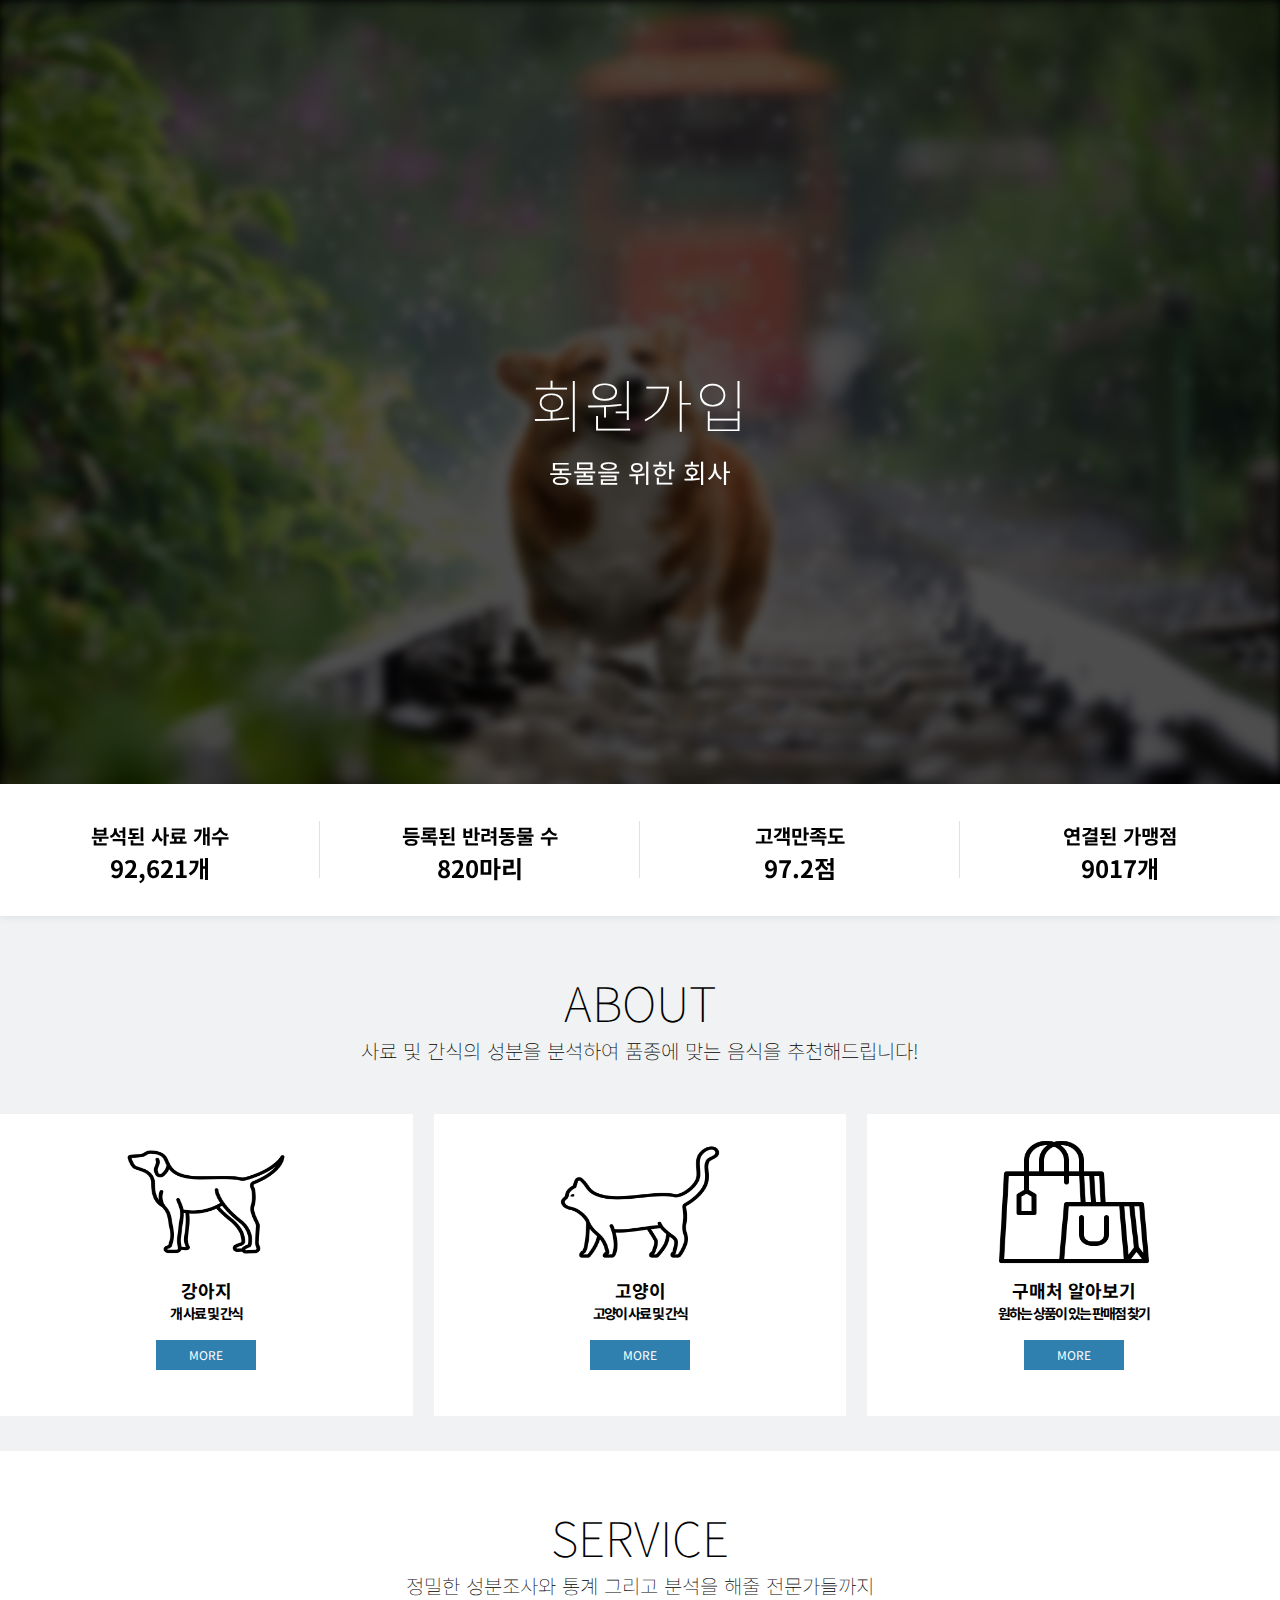
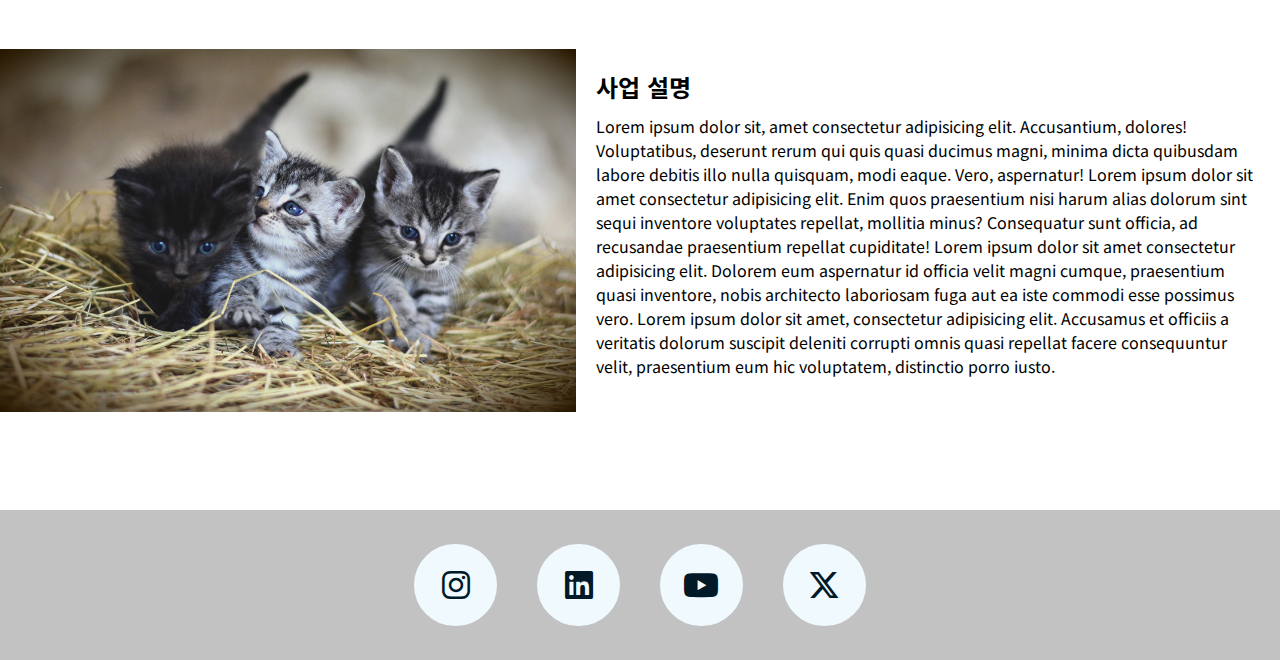
<file: index.html>
<!doctype html>
<html lang="ko">
    <head>
        <link href="https://fonts.googleapis.com/css2?family=Noto+Sans+KR:wght@300&display=swap" rel="stylesheet">
        <link rel="stylesheet" href="https://cdnjs.cloudflare.com/ajax/libs/font-awesome/6.4.2/css/all.min.css" />
        <link rel="stylesheet" type="text/css" href="pet_topimg.css">
        <link rel="stylesheet" type="text/css" href="pet_main.css">
        <link rel="stylesheet" type="text/css" href="pet_footer.css">
        <!-- <link rel="stylesheet" type="text/css" href="pet_topimg_fix.css">
        <link rel="stylesheet" type="text/css" href="pet_main_fix.css">
        <link rel="stylesheet" type="text/css" href="pet_footer_fix.css"> -->
    </head>
    <body>
        <div class="wrap">
            <a href="signup.html">
                <figure class="card">
                    <!-- <img src="resource/chinesepixel.gif" alt="chinesepixelimg" /> -->
                    <img src="resource/corgi_01.jpg" alt="corgi_01" />
                    <figcaption>
                        <h3>회원가입</h3>
                        <p>동물을 위한 회사</p>
                    </figcaption>
                    <!-- <div class="corner left-top"></div>
                    <div class="corner right-top"></div>
                    <div class="corner left-bottom"></div>
                    <div class="corner right-bottom"></div> -->
                </figure>
            </a>
            <!-- intro_end -->  
            <ul class="amount">
                <li>
                    <div>
                        <h3>분석된 사료 개수</h3>
                        <h2>92,621개</h2>
                    </div>
                </li>
                <li>
                    <div>
                        <h3>등록된 반려동물 수</h3>
                        <h2>820마리</h2>
                    </div>
                </li>
                <li>
                    <div>
                        <h3>고객만족도</h3>
                        <h2>97.2점</h2>
                    </div>
                </li>
                <li>
                    <div>
                        <h3>연결된 가맹점</h3>
                        <h2>9017개</h2>
                    </div>
                </li>
            </ul>
            <!-- amount_end -->

            <div class="main_text0">
                <h1>ABOUT</h1>
                <div class="contents1">사료 및 간식의 성분을 분석하여 품종에 맞는 음식을 추천해드립니다!</div>
                
                <ul class="icons">
                    <li>
                        <div class="icon_img">
                            <img src="resource/dog_icon.png"width="160"height="140">
                        </div>
                        <div class="contents1_bold">강아지</div>
                        <div class="contents3">개 사료 및 간식 </div>
                        <div class="more">MORE</div>
                    </li>
                    <li>
                        <div class="icon_img">
                            <img src="resource/cat_icon.png"width="160"height="140">
                        </div>
                        <div class="contents1_bold">고양이</div>
                        <div class="contents3">고양이 사료 및 간식</div>
                        <div class="more">MORE</div>
                    </li>
                    <li>
                        <div class="icon_img">
                            <img src="resource/shopping_icon.png"width="160"height="140">
                        </div>
                        <div class="contents1_bold">구매처 알아보기</div>
                        <div class="contents3">원하는 상품이 있는 판매점 찾기</div>
                        <div class="more">MORE</div>
                    </li>
                </ul>
            </div>
            <div class="main_text1">
                <h1>SERVICE</h1>
                <div class="contents1">정밀한 성분조사와 통계 그리고 분석을 해줄 전문가들까지</div>
                <div class="service">
                    <div class="animal_photo">
                        <img src="resource/three_kittens.jpg"width="576"height="363">
                    </div>
                    <div class="contents2">
                        <h2>사업 설명</h2>
                        Lorem ipsum dolor sit, amet consectetur adipisicing elit. Accusantium, dolores! Voluptatibus, deserunt rerum qui quis quasi ducimus magni, minima dicta quibusdam labore debitis illo nulla quisquam, modi eaque. Vero, aspernatur!
                        Lorem ipsum dolor sit amet consectetur adipisicing elit. Enim quos praesentium nisi harum alias dolorum sint sequi inventore voluptates repellat, mollitia minus? Consequatur sunt officia, ad recusandae praesentium repellat cupiditate!
                        Lorem ipsum dolor sit amet consectetur adipisicing elit. Dolorem eum aspernatur id officia velit magni cumque, praesentium quasi inventore, nobis architecto laboriosam fuga aut ea iste commodi esse possimus vero.
                        Lorem ipsum dolor sit amet, consectetur adipisicing elit. Accusamus et officiis a veritatis dolorum suscipit deleniti corrupti omnis quasi repellat facere consequuntur velit, praesentium eum hic voluptatem, distinctio porro iusto.
                        </div>
                    </div>
                </div>
            </div>
            <footer>
                <ul>
                    <li class="item">
                      <a href="#">
                        <i class="fa-brands fa-instagram icon"></i>
                      </a>
                    </li>
                    <li class="item">
                      <a href="#">
                        <i class="fa-brands fa-linkedin icon"></i>
                      </a>
                    </li>
                    <li class="item">
                      <a href="#">
                        <i class="fa-brands fa-youtube icon"></i>
                      </a>
                    </li>
                    <li class="item">
                      <a href="#">
                        <i class="fa-brands fa-x-twitter icon"></i>
                      </a>
                    </li>
                  </ul>
            </footer>
        </div>
    </body>
</html>
</file>
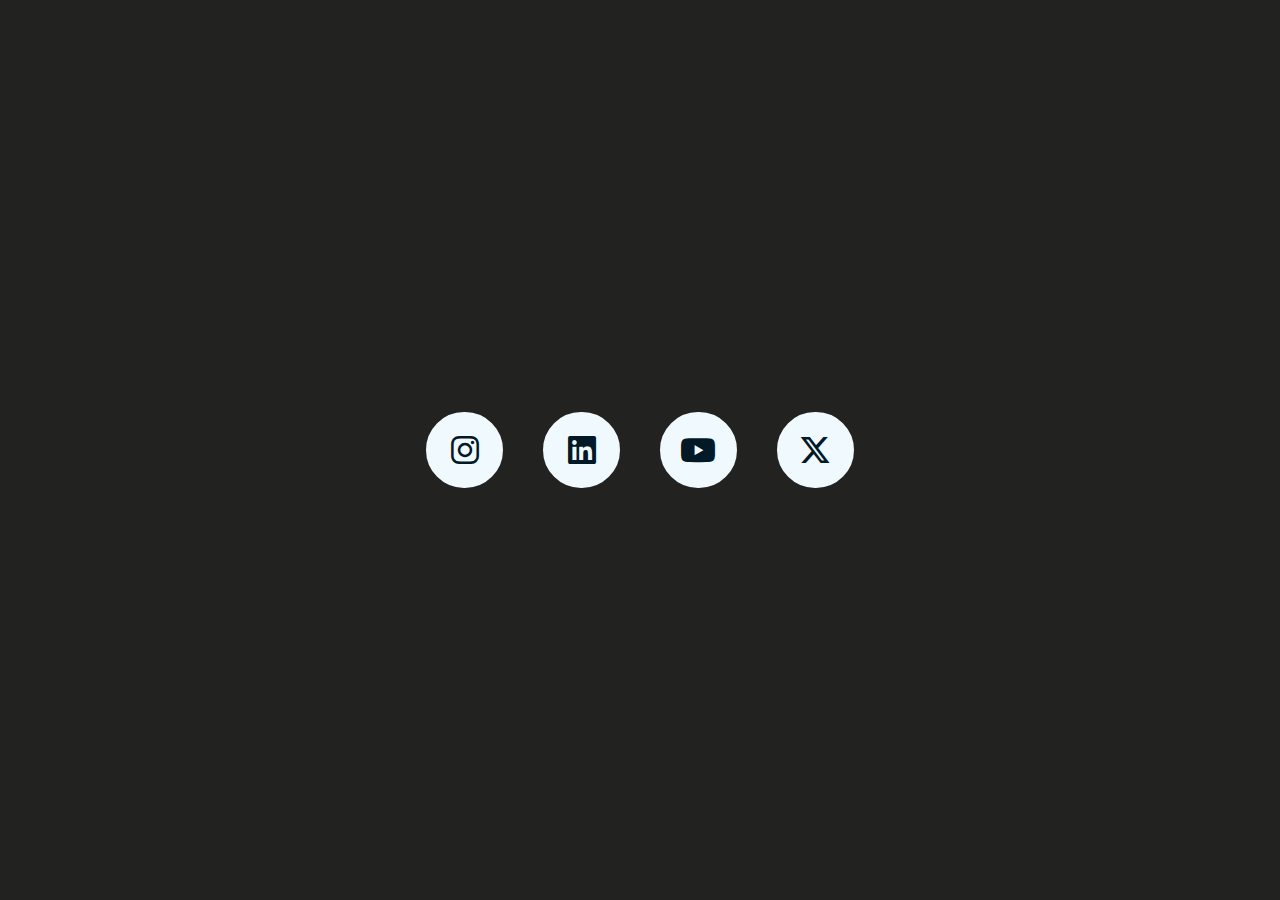
<file: link_button/index.html>
<!DOCTYPE html>
<html lang="en">
  <head>
    <meta charset="UTF-8">
    <meta name="viewport" content="width=device-width, initial-scale=1.0">
    <title>Socials 02</title>
    <link rel="stylesheet" href="https://cdnjs.cloudflare.com/ajax/libs/font-awesome/6.4.2/css/all.min.css" />
    <link rel="stylesheet" href="./styles.css">
  </head>
  <body>
    <ul>
      <li class="item">
        <a href="#">
          <i class="fa-brands fa-instagram icon"></i>
        </a>
      </li>
      <li class="item">
        <a href="#">
          <i class="fa-brands fa-linkedin icon"></i>
        </a>
      </li>
      <li class="item">
        <a href="#">
          <i class="fa-brands fa-youtube icon"></i>
        </a>
      </li>
      <li class="item">
        <a href="#">
          <i class="fa-brands fa-x-twitter icon"></i>
        </a>
      </li>
    </ul>
  </body>
</html>
</file>
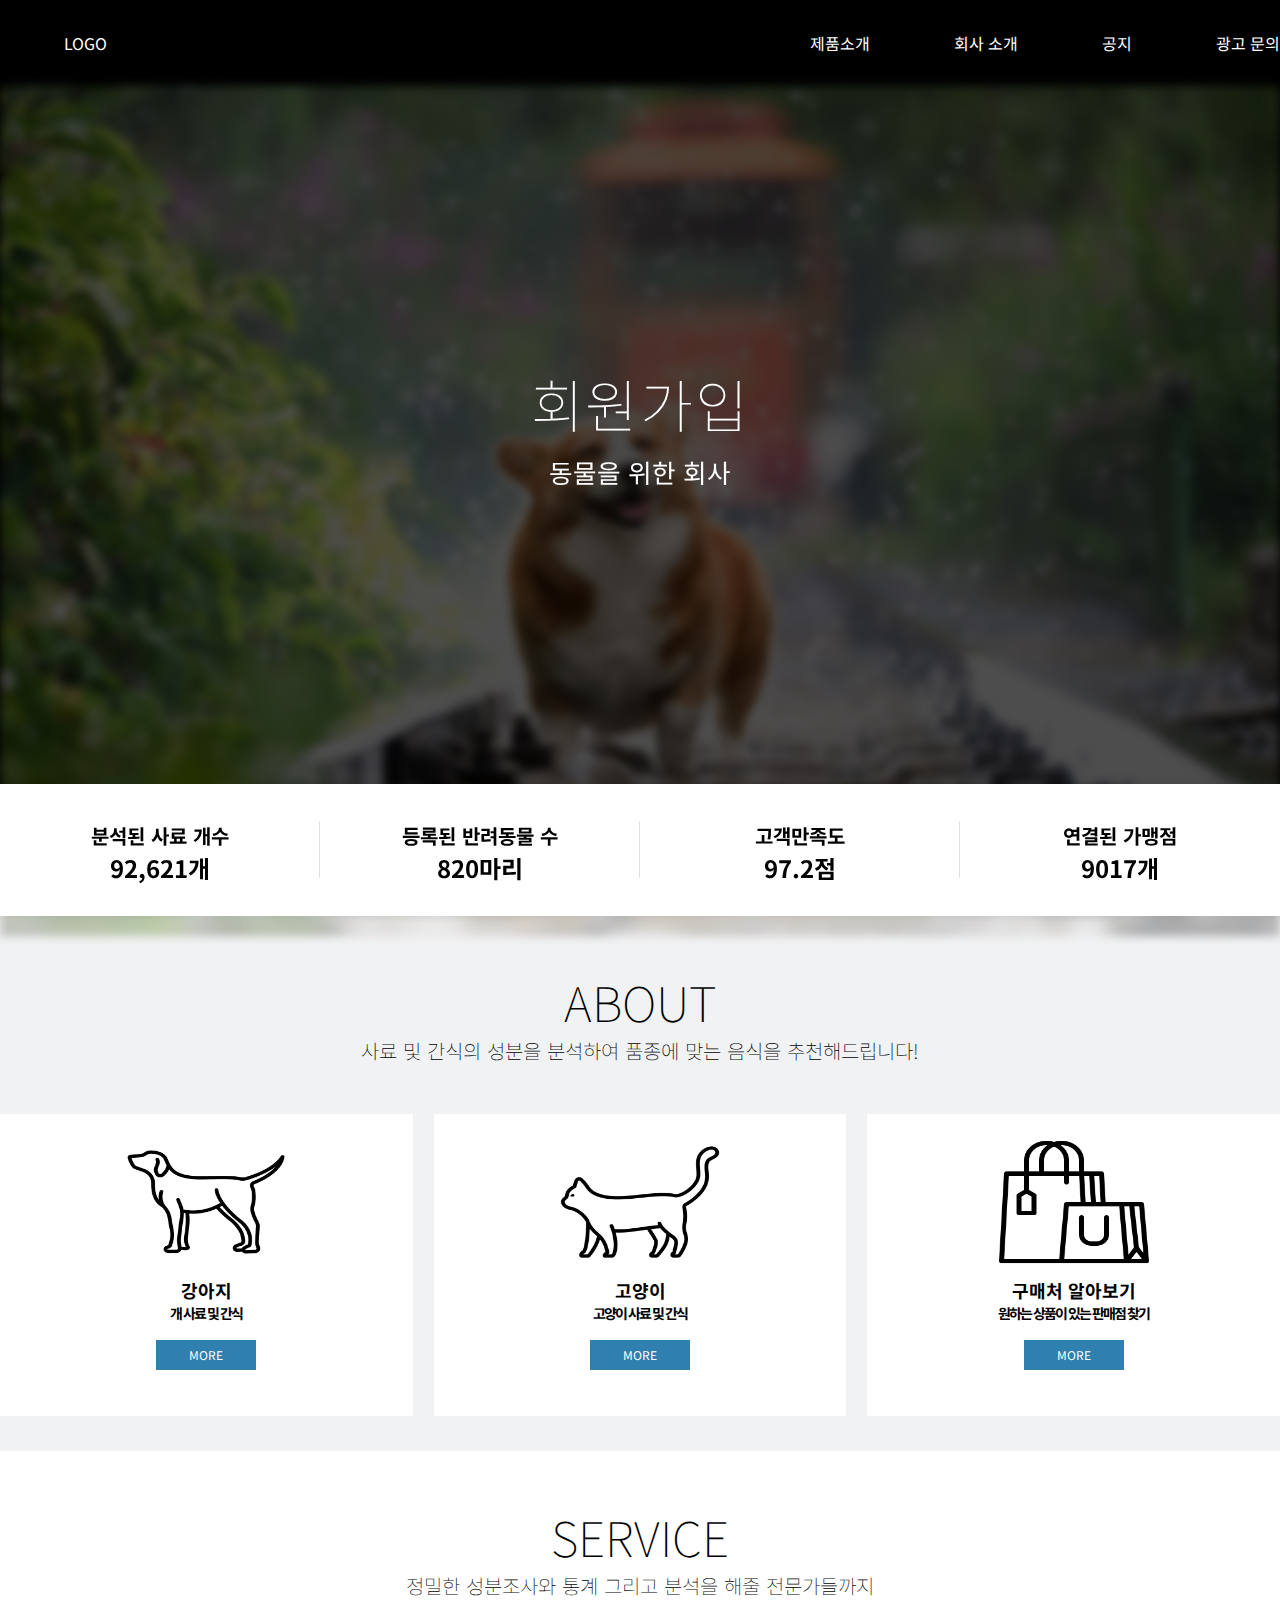
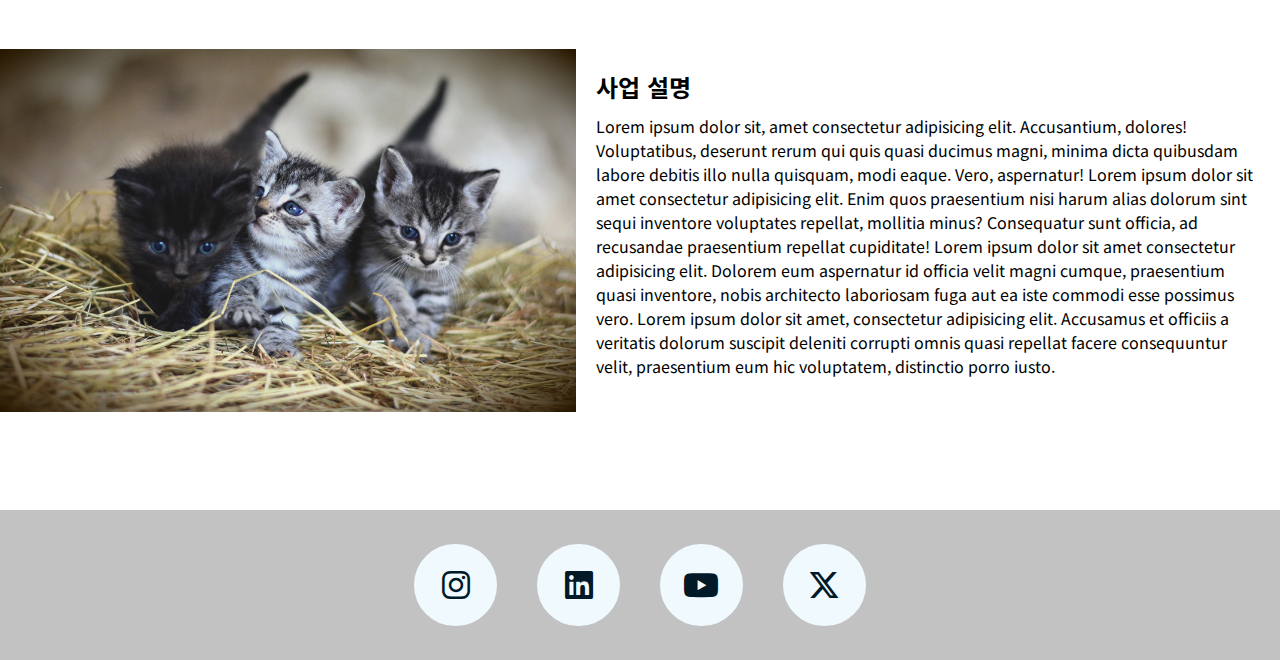
<file: index02.html>
<!doctype html>
<html lang="ko">
    <head>
        <link href="https://fonts.googleapis.com/css2?family=Noto+Sans+KR:wght@300&display=swap" rel="stylesheet">
        <link rel="stylesheet" href="https://cdnjs.cloudflare.com/ajax/libs/font-awesome/6.4.2/css/all.min.css" />
        <link rel="stylesheet" type="text/css" href="pet_topimg.css">
        <link rel="stylesheet" type="text/css" href="pet_main.css">
        <link rel="stylesheet" type="text/css" href="pet_footer.css">
        <!-- <link rel="stylesheet" type="text/css" href="pet_topimg_fix.css">
        <link rel="stylesheet" type="text/css" href="pet_main_fix.css">
        <link rel="stylesheet" type="text/css" href="pet_footer_fix.css"> -->
    </head>
    <body>
        <div class="wrap">
            <figure class="card">
                <!-- 상단 글자 영역 -->
                <header>
                    <ul class="nav">
                        <div class="logo">
                            <a href="#">LOGO</a>
                        </div>
                        <div class="intro">                            
                            <li><a href="#">제품소개</a></li>
                            <li><a href="#">회사 소개</a></li>
                            <li><a href="#">공지</a></li>
                            <li><a href="#">광고 문의</a></li>
                        </div>
                    </ul>
                </header>
                <a href="signup.html">
                    <!-- 배경 이미지 -->
                    <img src="resource/corgi_01.jpg" alt="corgi_01" />

                    <!-- 상단 중앙 글자들 영역 -->
                    <figcaption>
                        <h3>회원가입</h3>
                        <p>동물을 위한 회사</p>
                    </figcaption>

                    <!-- 모서리에 포인트 줬던 영역 -->
                    <!-- <div class="corner left-top"></div>
                    <div class="corner right-top"></div>
                    <div class="corner left-bottom"></div>
                    <div class="corner right-bottom"></div> -->
                </a>
            </figure>
            <!-- </a> -->
            <!-- intro_end -->  
            <ul class="amount">
                <li>
                    <div>
                        <h3>분석된 사료 개수</h3>
                        <h2>92,621개</h2>
                    </div>
                </li>
                <li>
                    <div>
                        <h3>등록된 반려동물 수</h3>
                        <h2>820마리</h2>
                    </div>
                </li>
                <li>
                    <div>
                        <h3>고객만족도</h3>
                        <h2>97.2점</h2>
                    </div>
                </li>
                <li>
                    <div>
                        <h3>연결된 가맹점</h3>
                        <h2>9017개</h2>
                    </div>
                </li>
            </ul>
            <!-- amount_end -->

            <div class="main_text0">
                <h1>ABOUT</h1>
                <div class="contents1">사료 및 간식의 성분을 분석하여 품종에 맞는 음식을 추천해드립니다!</div>
                
                <ul class="icons">
                    <li>
                        <div class="icon_img">
                            <img src="resource/dog_icon.png"width="160"height="140">
                        </div>
                        <div class="contents1_bold">강아지</div>
                        <div class="contents3">개 사료 및 간식 </div>
                        <div class="more">MORE</div>
                    </li>
                    <li>
                        <div class="icon_img">
                            <img src="resource/cat_icon.png"width="160"height="140">
                        </div>
                        <div class="contents1_bold">고양이</div>
                        <div class="contents3">고양이 사료 및 간식</div>
                        <div class="more">MORE</div>
                    </li>
                    <li>
                        <div class="icon_img">
                            <img src="resource/shopping_icon.png"width="160"height="140">
                        </div>
                        <div class="contents1_bold">구매처 알아보기</div>
                        <div class="contents3">원하는 상품이 있는 판매점 찾기</div>
                        <div class="more">MORE</div>
                    </li>
                </ul>
            </div>
            <div class="main_text1">
                <h1>SERVICE</h1>
                <div class="contents1">정밀한 성분조사와 통계 그리고 분석을 해줄 전문가들까지</div>
                <div class="service">
                    <div class="animal_photo">
                        <img src="resource/three_kittens.jpg"width="576"height="363">
                    </div>
                    <div class="contents2">
                        <h2>사업 설명</h2>
                        Lorem ipsum dolor sit, amet consectetur adipisicing elit. Accusantium, dolores! Voluptatibus, deserunt rerum qui quis quasi ducimus magni, minima dicta quibusdam labore debitis illo nulla quisquam, modi eaque. Vero, aspernatur!
                        Lorem ipsum dolor sit amet consectetur adipisicing elit. Enim quos praesentium nisi harum alias dolorum sint sequi inventore voluptates repellat, mollitia minus? Consequatur sunt officia, ad recusandae praesentium repellat cupiditate!
                        Lorem ipsum dolor sit amet consectetur adipisicing elit. Dolorem eum aspernatur id officia velit magni cumque, praesentium quasi inventore, nobis architecto laboriosam fuga aut ea iste commodi esse possimus vero.
                        Lorem ipsum dolor sit amet, consectetur adipisicing elit. Accusamus et officiis a veritatis dolorum suscipit deleniti corrupti omnis quasi repellat facere consequuntur velit, praesentium eum hic voluptatem, distinctio porro iusto.
                        </div>
                    </div>
                </div>
            </div>
            <footer>
                <ul>
                    <li class="item">
                      <a href="#">
                        <i class="fa-brands fa-instagram icon"></i>
                      </a>
                    </li>
                    <li class="item">
                      <a href="#">
                        <i class="fa-brands fa-linkedin icon"></i>
                      </a>
                    </li>
                    <li class="item">
                      <a href="#">
                        <i class="fa-brands fa-youtube icon"></i>
                      </a>
                    </li>
                    <li class="item">
                      <a href="#">
                        <i class="fa-brands fa-x-twitter icon"></i>
                      </a>
                    </li>
                  </ul>
            </footer>
        </div>
    </body>
</html>
</file>
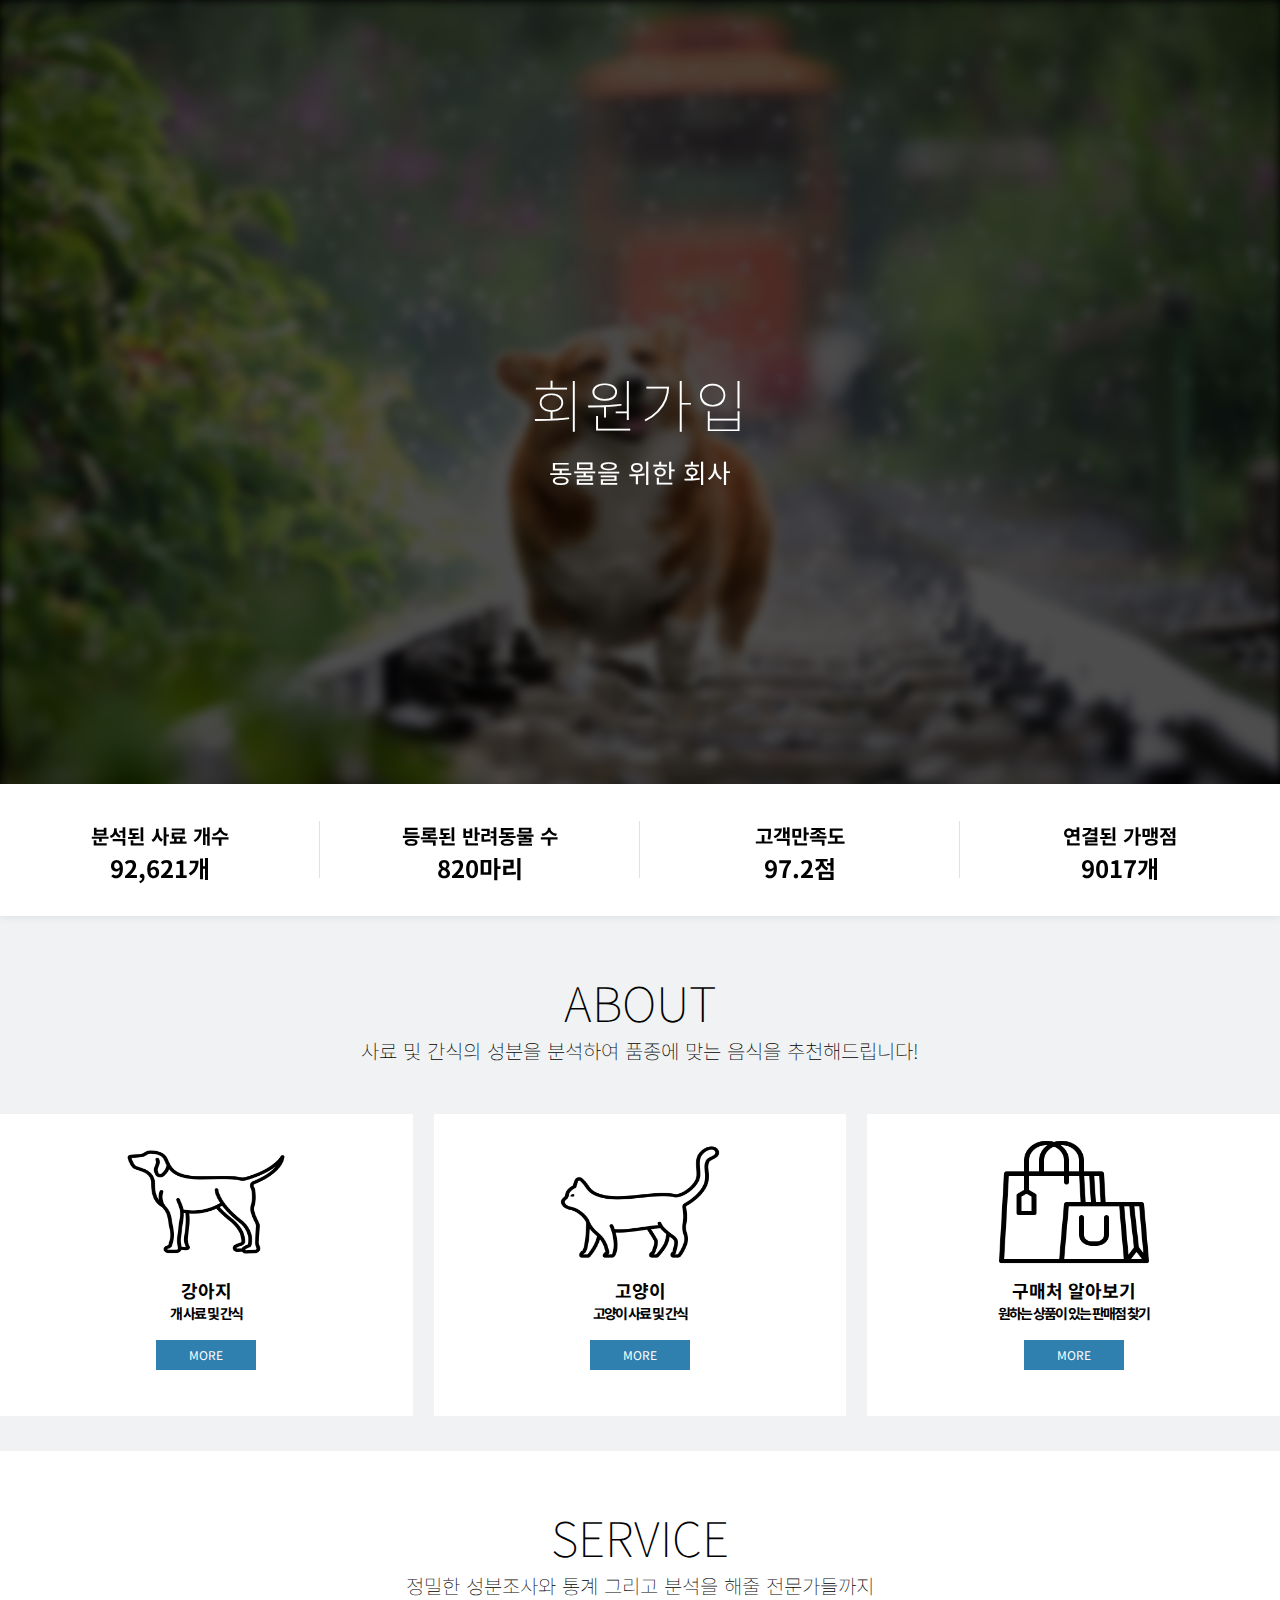
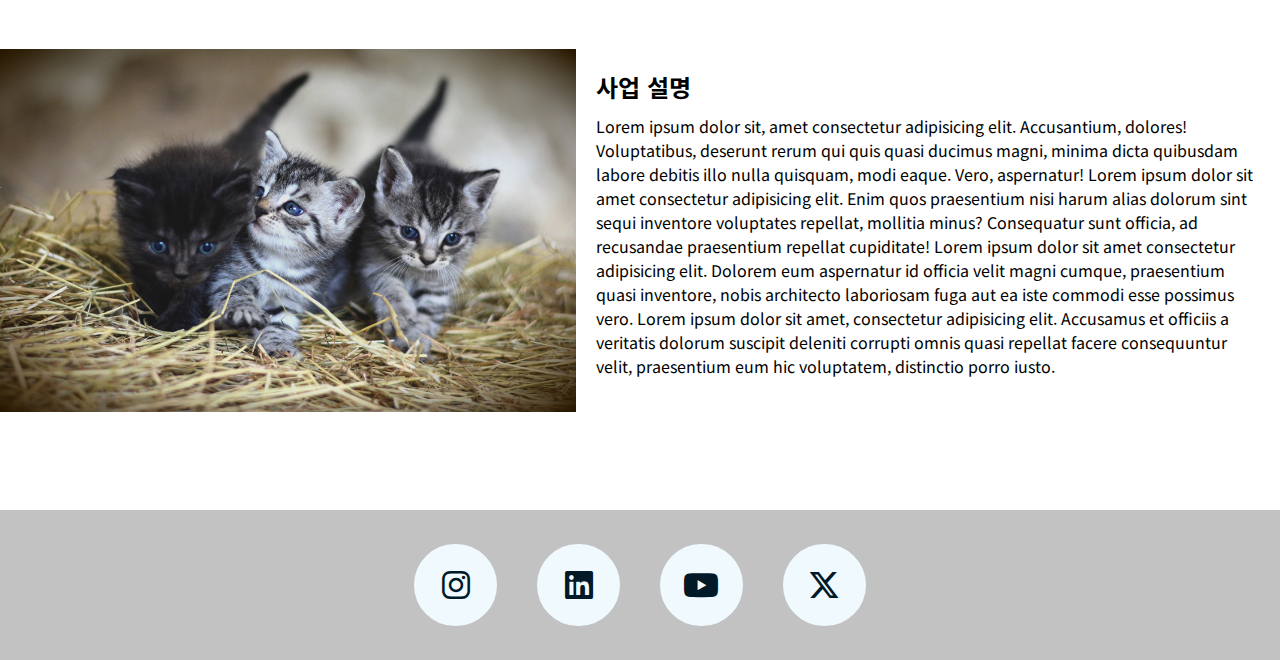
<file: pet.html>
<!doctype html>
<html lang="ko">
    <head>
        <link href="https://fonts.googleapis.com/css2?family=Noto+Sans+KR:wght@300&display=swap" rel="stylesheet">
        <link rel="stylesheet" href="https://cdnjs.cloudflare.com/ajax/libs/font-awesome/6.4.2/css/all.min.css" />
        <link rel="stylesheet" type="text/css" href="pet_topimg.css">
        <link rel="stylesheet" type="text/css" href="pet_main.css">
        <link rel="stylesheet" type="text/css" href="pet_footer.css">
        <!-- <link rel="stylesheet" type="text/css" href="pet_topimg_fix.css">
        <link rel="stylesheet" type="text/css" href="pet_main_fix.css">
        <link rel="stylesheet" type="text/css" href="pet_footer_fix.css"> -->
    </head>
    <body>
        <div class="wrap">
            <a href="signup.html">
                <figure class="card">
                    <!-- <img src="resource/chinesepixel.gif" alt="chinesepixelimg" /> -->
                    <img src="resource/corgi_01.jpg" alt="corgi_01" />
                    <figcaption>
                        <h3>회원가입</h3>
                        <p>동물을 위한 회사</p>
                    </figcaption>
                    <div class="corner left-top"></div>
                    <div class="corner right-top"></div>
                    <div class="corner left-bottom"></div>
                    <div class="corner right-bottom"></div>
                </figure>
            </a>
            <!-- intro_end -->  
            <ul class="amount">
                <li>
                    <div>
                        <h3>분석된 사료 개수</h3>
                        <h2>92,621개</h2>
                    </div>
                </li>
                <li>
                    <div>
                        <h3>등록된 반려동물 수</h3>
                        <h2>820마리</h2>
                    </div>
                </li>
                <li>
                    <div>
                        <h3>고객만족도</h3>
                        <h2>97.2점</h2>
                    </div>
                </li>
                <li>
                    <div>
                        <h3>연결된 가맹점</h3>
                        <h2>9017개</h2>
                    </div>
                </li>
            </ul>
            <!-- amount_end -->

            <div class="main_text0">
                <h1>ABOUT</h1>
                <div class="contents1">사료 및 간식의 성분을 분석하여 품종에 맞는 음식을 추천해드립니다!</div>
                
                <ul class="icons">
                    <li>
                        <div class="icon_img">
                            <img src="resource/dog_icon.png"width="160"height="140">
                        </div>
                        <div class="contents1_bold">강아지</div>
                        <div class="contents3">개 사료 및 간식 </div>
                        <div class="more">MORE</div>
                    </li>
                    <li>
                        <div class="icon_img">
                            <img src="resource/cat_icon.png"width="160"height="140">
                        </div>
                        <div class="contents1_bold">고양이</div>
                        <div class="contents3">고양이 사료 및 간식</div>
                        <div class="more">MORE</div>
                    </li>
                    <li>
                        <div class="icon_img">
                            <img src="resource/shopping_icon.png"width="160"height="140">
                        </div>
                        <div class="contents1_bold">구매처 알아보기</div>
                        <div class="contents3">원하는 상품이 있는 판매점 찾기</div>
                        <div class="more">MORE</div>
                    </li>
                </ul>
            </div>
            <div class="main_text1">
                <h1>SERVICE</h1>
                <div class="contents1">정밀한 성분조사와 통계 그리고 분석을 해줄 전문가들까지</div>
                <div class="service">
                    <div class="animal_photo">
                        <img src="resource/three_kittens.jpg"width="576"height="363">
                    </div>
                    <div class="contents2">
                        <h2>사업 설명</h2>
                        Lorem ipsum dolor sit, amet consectetur adipisicing elit. Accusantium, dolores! Voluptatibus, deserunt rerum qui quis quasi ducimus magni, minima dicta quibusdam labore debitis illo nulla quisquam, modi eaque. Vero, aspernatur!
                        Lorem ipsum dolor sit amet consectetur adipisicing elit. Enim quos praesentium nisi harum alias dolorum sint sequi inventore voluptates repellat, mollitia minus? Consequatur sunt officia, ad recusandae praesentium repellat cupiditate!
                        Lorem ipsum dolor sit amet consectetur adipisicing elit. Dolorem eum aspernatur id officia velit magni cumque, praesentium quasi inventore, nobis architecto laboriosam fuga aut ea iste commodi esse possimus vero.
                        Lorem ipsum dolor sit amet, consectetur adipisicing elit. Accusamus et officiis a veritatis dolorum suscipit deleniti corrupti omnis quasi repellat facere consequuntur velit, praesentium eum hic voluptatem, distinctio porro iusto.
                        </div>
                    </div>
                </div>
            </div>
            <footer>
                <ul>
                    <li class="item">
                      <a href="#">
                        <i class="fa-brands fa-instagram icon"></i>
                      </a>
                    </li>
                    <li class="item">
                      <a href="#">
                        <i class="fa-brands fa-linkedin icon"></i>
                      </a>
                    </li>
                    <li class="item">
                      <a href="#">
                        <i class="fa-brands fa-youtube icon"></i>
                      </a>
                    </li>
                    <li class="item">
                      <a href="#">
                        <i class="fa-brands fa-x-twitter icon"></i>
                      </a>
                    </li>
                  </ul>
            </footer>
        </div>
    </body>
</html>
</file>
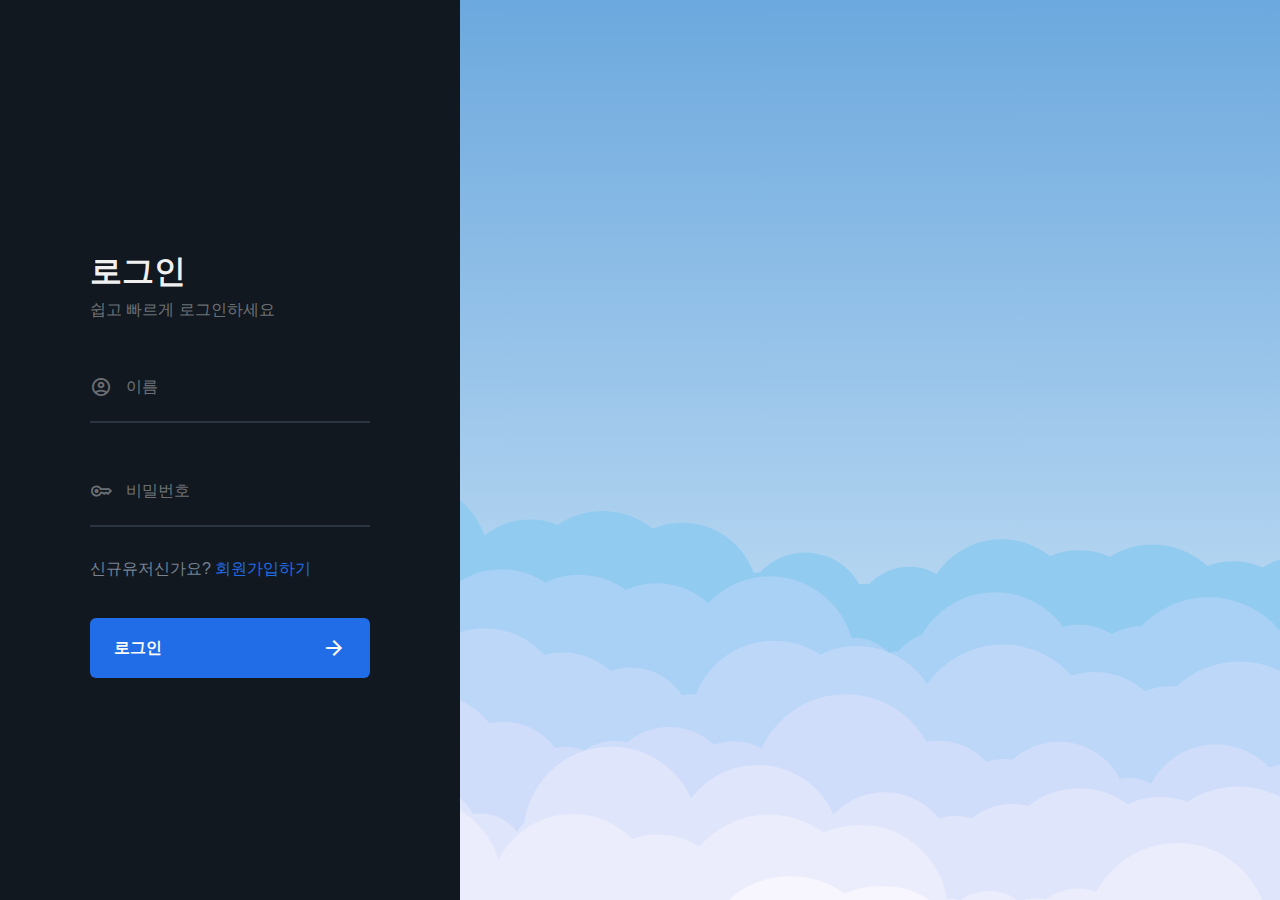
<file: signin.html>
<!DOCTYPE html>
<html lang="en">
    <head>
        <title>Signup 2</title>
        <link rel="stylesheet" href="https://fonts.googleapis.com/css2?family=Material+Symbols+Outlined:opsz,wght,FILL,GRAD@48,600,0,0" />
        <!-- CSS -->
        <link rel="stylesheet" href="signin.css" />
    </head>
    <body>
        <img class="clouds" src="resource/bg.svg" />
        <div class="signup">
            <h2>로그인</h2>
            <h3>쉽고 빠르게 로그인하세요</h3>
            <form class="form" action="index.html">
                <div class="textbox">
                    <input type="text" required name="name" />
                    <label>이름</label>
                    <span class="material-symbols-outlined"> account_circle </span>
                </div>
                <div class="textbox">
                    <input type="password" required name="pw" />
                    <label>비밀번호</label>
                    <span class="material-symbols-outlined"> key </span>
                </div>
                <p>
                    신규유저신가요?
                    <a href="signup.html">회원가입하기</a>
                </p>

                <button type="submit">
                    로그인
                    <span class="material-symbols-outlined"> arrow_forward </span>
                </button>
            </form>
        </div>
        <!-- 자바스크립트(유효성검사 해당) -->
        <script src="signin.js"></script>
    </body>
</html>
</file>
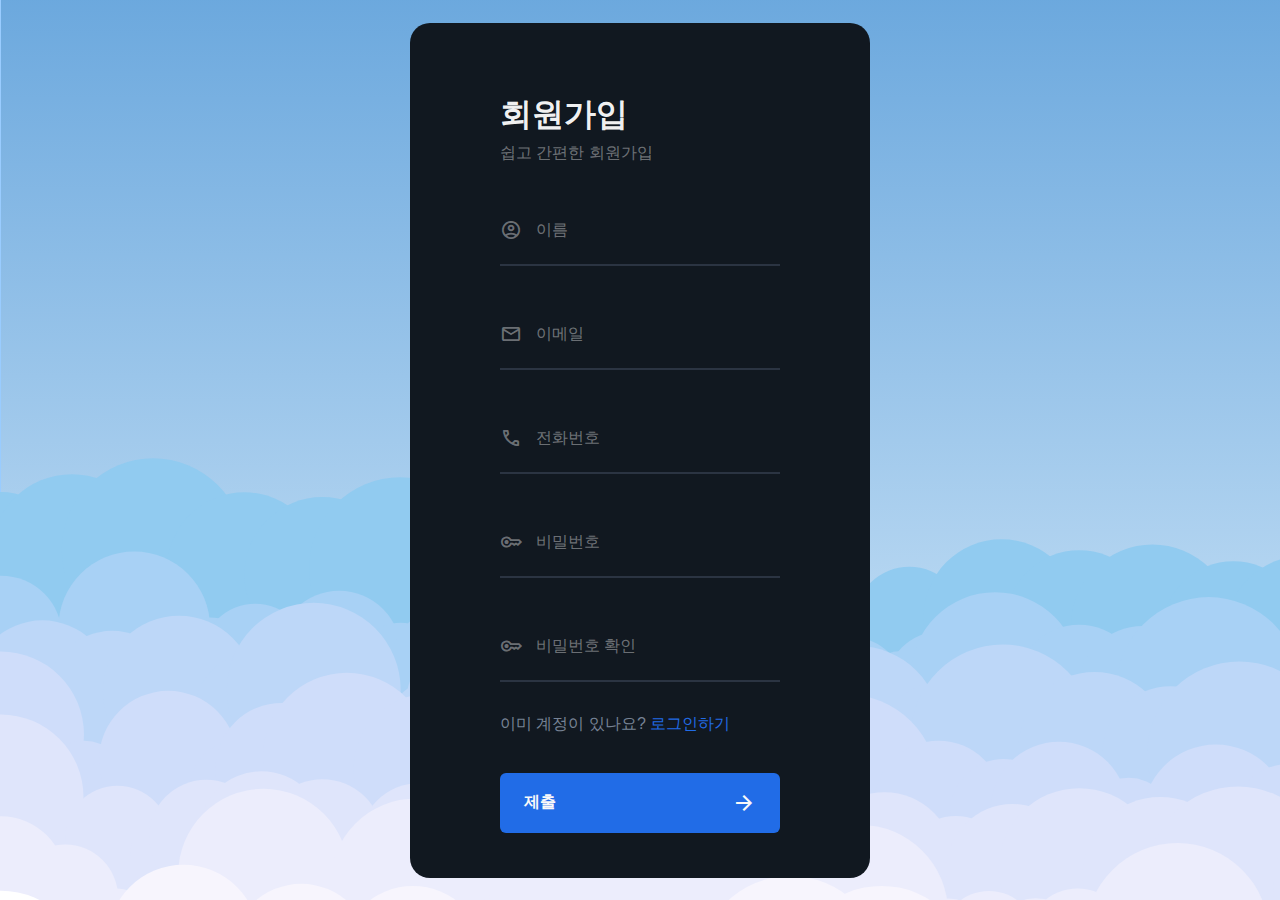
<file: signup.html>
<!DOCTYPE html>
<html lang="en">
    <head>
        <title>Signup 2</title>
        <link rel="stylesheet" href="https://fonts.googleapis.com/css2?family=Material+Symbols+Outlined:opsz,wght,FILL,GRAD@48,600,0,0" />
        <!-- CSS -->
        <link rel="stylesheet" href="signup.css" />
    </head>
    <body>
        <img class="clouds" src="resource/bg.svg" />
        <div class="signup">
            <h2>회원가입</h2>
            <h3>쉽고 간편한 회원가입</h3>
            <form class="form" action="signin.html">
                <div class="textbox">
                    <input type="text" required name="name" />
                    <label>이름</label>
                    <span class="material-symbols-outlined"> account_circle </span>
                </div>
                <div class="textbox">
                    <input type="text" required name="email" />
                    <label>이메일</label>
                    <span class="material-symbols-outlined"> email </span>
                </div>
                <div class="textbox">
                    <input type="text" required name="phonenum" />
                    <label>전화번호</label>
                    <span class="material-symbols-outlined"> phone </span>
                </div>
                <div class="textbox">
                    <input type="password" required name="pw" />
                    <label>비밀번호</label>
                    <span class="material-symbols-outlined"> key </span>
                </div>
                <div class="textbox">
                    <input type="password" required name="confirm_pw" />
                    <label>비밀번호 확인</label>
                    <span class="material-symbols-outlined"> key </span>
                </div>
                <p>
                    이미 계정이 있나요?
                    <a href="signin.html">로그인하기</a>
                </p>

                <button type="submit">
                    제출
                    <span class="material-symbols-outlined"> arrow_forward </span>
                </button>
            </form>
        </div>
        <!-- 자바스크립트(유효성검사 해당) -->
        <script src="signup.js"></script>
    </body>
</html>
</file>
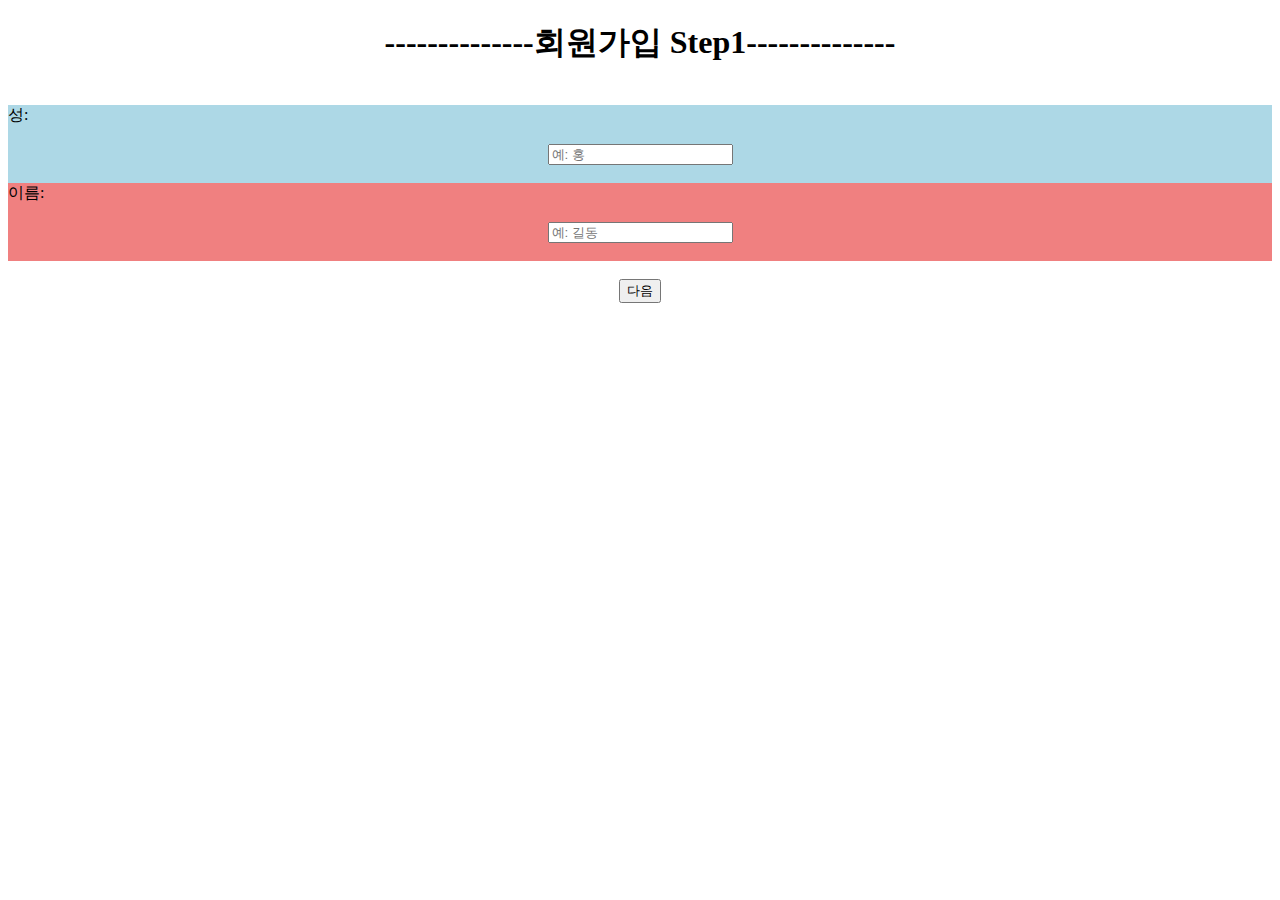
<file: 미완.html>
<!DOCTYPE html>
<html lang="en">
    <head>
        <meta charset="UTF-8" />
        <meta name="viewport" content="width=device-width, initial-scale=1.0" />
        <title>Document</title>
        <style>
            .main {
                text-align: center;
            }
            .words {
                text-align: left;
            }
            .container01 {
                background-color: lightblue;
                /* width: 180px; */
            }
            .container02 {
                background-color: lightcoral;
            }
        </style>
    </head>
    <body>
        <div class="main">
            <!-- 과제: 가능한 다양한 태그를 사용해서 회원 가입 폼 만들기 * (form, table, post활용) submit 있어야함 -->
            <form action="page02.html" method="post">
                <div class="headline">
                    <h1>--------------회원가입 Step1--------------</h1>
                    <br />
                </div>
                <div>
                    <div class="container01">
                        <div class="words">성:</div>
                        <br />
                        <input type="text" name="tag_name01" required placeholder="예: 홍" />
                        <br />
                        <br />
                    </div>
                </div>
                <div>
                    <div class="container02">
                        <div class="words">이름:</div>
                        <br />
                        <input type="text" name="tag_name02" required placeholder="예: 길동" />
                        <br />
                        <br />
                    </div>
                </div>
                <div>
                    <div>
                        <br />
                        <button>다음</button><br /><br />
                    </div>
                </div>
            </form>
        </div>
    </body>
</html>
</file>
<file: pet_topimg.css>
.card {
    /* 검은색으로 얹어지는 화면 */
    position: relative;
    top: 0;
    left: 0;
    margin: 0;
    width: 100vw;
    height: 850px;
    /* height: 100vh; */
    color: #fff;
    background: #000;
    background-position: 100%;
    cursor: pointer;
    transition: all 0.3s ease;
    /* overflow-y: hidden; */
}

.card img {
    width: 100vw;
    height: 850px;
    /* height: 100vh; */
    object-fit: cover;
    backface-visibility: hidden;
    transition: all 0.3s ease;
    vertical-align: top;
}

/* .corner::before,
.corner::after {
    position: absolute;
    content: "";
    background: #fff;
    z-index: 1;
    opacity: 0;
    transition: all 0.4s ease;
}

.right-top::before,
.right-top::after {
    top: 2rem;
    right: 2rem;
}

.right-bottom::before,
.right-bottom::after {
    bottom: 2rem;
    right: 2rem;
}

.left-top::before,
.left-top::after {
    top: 2rem;
    left: 2rem;
}

.left-bottom::before,
.left-bottom::after {
    bottom: 2rem;
    left: 2rem;
} */

/* 가로선 */
/* .corner::before {
    width: 0;
    height: 2px;
} */

/* 세로선 */
/* .corner::after {
    height: 0;
    width: 2px;
} */

.card figcaption {
    /* 마우스 올라갔을 때 화면전환 효과 글자 부분 */
    position: absolute;
    text-align: center;
    top: 50%;
    left: 50%;
    max-width: 30rem;
    width: 100%;
    transform: translateY(-50%) translateX(-50%);
}

.card h3 {
    font-size: 3.6rem;
    color: #fff;
    font-weight: 100;
    opacity: 0;
    margin-bottom: 0.5rem;
    letter-spacing: 0.1rem;
    transition: all 0.4s ease;
}

.card p {
    opacity: 0;
    font-size: 1.6rem;
    color: #fff;
    transition: all 0.4s ease;
}

.card:hover img {
    zoom: 1;
    filter: alpha(opacity=20);
    opacity: 0.3;
}

/* .card:hover .corner::before {
    width: 40px;
    가로길이
    opacity: 1;
    transition-delay: 0.2s;
} */

/* .card:hover .corner::after {
    height: 40px;
    세로길이
    opacity: 1;
    transition-delay: 0.2s;
} */

.card:hover h3 {
    opacity: 1;
    transition-delay: 0.3s;
}

.card:hover p {
    opacity: 1;
    transition-delay: 0.35s;
}

.card:hover img {
    filter: blur(5px);
}

/* ====================================================================== 상단 글자 영역 ====================================================================== */

.card > .header {
    position: relative;
    display: flex;
    width: 100vw;
    margin: 0;
    height: 86px;
    z-index: 1;
}

.nav {
    display: flex;
    justify-content: start;
    margin-left: 5vw;
    line-height: 86px;
    /* background-color: red; */
}

.nav > .intro {
    /*home,about,service,contact를 가로로 배치*/
    display: flex;
    width: calc(100vw - 100px);
    /*헤더 부분에 영역을 맞춰줌*/
    justify-content: flex-end; /*글자 끝에 맞춰춤 end위치에 있는 글자 조정*/
    line-height: 86px; /*글자의 높낮이 조정*/
    /* background: blue; */
}

.nav > .intro > li {
    /*home,about,service,contact사이 거리 띄우기*/
    margin-left: 84px;
}

.nav > .intro > li > a {
    color: white; /*글자 색 지정할 때에는 정확하게 지정할 대상에 지정*/
}

.nav > .logo > a {
    color: white; /*글자 색 지정할 때에는 정확하게 지정할 대상에 지정*/
}
</file>
<file: pet_main.css>
* {
    font-family: "Noto Sans KR", sans-serif;
    border-collapse: collapse;
    margin: 0px;
    padding: 0px;
    text-decoration: none;
    list-style: none;
}

body {
    width: 100%;
    height: 100%;
    overflow-x: hidden;
}

h1 {
    font-size: 48px;
    font-weight: 100;
}

h4 {
    font-size: 20px;
    font-weight: lighter;
}

h2 {
    font-size: 24px;
}

h3 {
    font-size: 20px;
    font-weight: bold;
}

.contents1 {
    font-size: 20px;
    font-weight: lighter;
}

.contents1_bold {
    font-size: 18px;
    font-weight: bold;
}

.contents3 {
    font-size: 14px;
    font-weight: bold;
}

.amount {
    /* 분석된 사료, 등록된 반려동물 등 있는 부분 */
    width: 1280px;
    background: white;
    display: flex;
    margin: auto;
    position: relative;
    top: -66px;
    box-shadow: 0px 0px 10px rgba(0, 0, 0, 0.1); /*우측 하단 흐려짐*/
}

.amount > li {
    flex: 1; /*칸을 등분해서 각각 한자리씩 갖게 하는 것*/
    /* background:skyblue; */
    height: 132px;
}

.amount > li > div {
    text-align: center;
    margin-top: 37px;
    height: 57px;
}

.amount > li:not(:last-child) > div {
    /*마지막 항목을 제외하고 적용 이 부분 헷갈릴 수 있는데 li안에 하나의 div만 존재하므로 div에 적용이 아니라 li에 적용해줘야함*/
    border-right: 1px solid #e1e1e1;
}

/* main_text0 */

.main_text0 {
    width: 100vw;
    height: 601px;
    background: #f1f2f3;
    margin-top: -132px;
}

.main_text0 > h1 {
    padding-top: 116px;
    text-align: center;
}

.main_text0 > .contents1 {
    font-weight: 130;
}

.main_text0 > .contents1 {
    text-align: center;
}

.icons {
    display: flex;
    height: 302px;
    width: 1280px;
    /* background:orange; */
    margin: auto;
}

.icons > li {
    flex: 1;
    background: white;
    height: 302px;
    margin-top: 49px;
    text-align: center;
}

.icons > li > .icon_img {
    margin-top: 18px;
}

.icons > li:not(:last-child) {
    margin-right: 20.6px;
}

.icons .contents3 {
    width: 170px;
    margin: auto;
    letter-spacing: -2px;
}

.more {
    width: 100px;
    height: 30px;
    background: #2f7faf;
    color: white;
    margin: auto;
    font-size: 12px;
    line-height: 30px;
    margin-top: 17px;
    cursor: pointer;
}

.main_text1 {
    width: 100vw;
    height: 659px;
}

.main_text1 > h1 {
    padding-top: 50px;
    text-align: center;
}

.main_text1 > .contents1 {
    text-align: center;
}

.service {
    width: 1280px;
    display: flex;
    margin: 49px auto;
    height: 427px;
}

.service > .contents2 {
    padding: 20px;
}

.service > .contents2 > h2 {
    margin-bottom: 10px;
}
</file>
<file: pet_footer.css>
footer {
    height: 150px;
    width: 100vw;
    background-color: #c2c2c2;
    display: flex;
    justify-content: center;
    /* 가로 */
    align-items: center;
    /* 세로 */
}

footer > ul {
    display: flex;
    list-style: none;
    gap: 2.5rem;
}

.item a {
    text-decoration: none;
    width: 4.8rem;
    height: 4.8rem;
    background-color: #f0f9fe;
    border-radius: 50%;
    display: flex;
    justify-content: center;
    align-items: center;
    position: relative;
    z-index: 1;
    border: 3px solid #f0f9fe;
    overflow: hidden;
}

.item a::before {
    content: "";
    position: absolute;
    width: 100%;
    height: 100%;
    background: var(--bg-color);
    z-index: 0;
    scale: 1 0;
    transform-origin: bottom;
    transition: scale 0.5s ease;
}

.item:hover a::before {
    scale: 1 1;
}

.icon {
    font-size: 2rem;
    color: hsl(203, 92%, 8%);
    transition: 0.5s ease;
    z-index: 2;
}

.item a:hover .icon {
    color: #fff;
    transform: rotateY(360deg);
}

.item:nth-child(1) {
    --bg-color: linear-gradient(to bottom right, #f9ce34, #ee2a7b, #6228d7);
}
.item:nth-child(2) {
    --bg-color: #0077b5;
}
.item:nth-child(3) {
    --bg-color: #ff0000;
}
.item:nth-child(4) {
    --bg-color: #000;
}
</file>
<file: pet_topimg_fix.css>
.card {
    /* 검은색으로 얹어지는 화면 */
    position: relative;
    top: 0;
    left: 0;
    margin: 0;
    width: 80vw;
    height: 100vh;
    color: #fff;
    background: #000;
    background-position: 100%;
    cursor: pointer;
    transition: all 0.3s ease;
}

.card img {
    width: 80vw;
    height: 100vh;
    object-fit: cover;
    backface-visibility: hidden;
    transition: all 0.3s ease;
    vertical-align: top;
}

.corner::before,
.corner::after {
    position: absolute;
    content: "";
    background: #fff;
    z-index: 1;
    opacity: 0;
    transition: all 0.4s ease;
}

.right-top::before,
.right-top::after {
    top: 2rem;
    right: 2rem;
}

.right-bottom::before,
.right-bottom::after {
    bottom: 2rem;
    right: 2rem;
}

.left-top::before,
.left-top::after {
    top: 2rem;
    left: 2rem;
}

.left-bottom::before,
.left-bottom::after {
    bottom: 2rem;
    left: 2rem;
}

/* 가로선 */
.corner::before {
    width: 0;
    height: 2px;
}

/* 세로선 */
.corner::after {
    height: 0;
    width: 2px;
}

.card figcaption {
    /* 마우스 올라갔을 때 화면전환 효과 */
    position: absolute;
    text-align: center;
    top: 50%;
    left: 50%;
    max-width: 30rem;
    width: 100%;
    transform: translateY(-50%) translateX(-50%);
}

.card h3 {
    font-size: 3.6rem;
    font-weight: 100;
    opacity: 0;
    margin-bottom: 0.5rem;
    letter-spacing: 0.1rem;
    transition: all 0.4s ease;
}

.card p {
    opacity: 0;
    font-size: 1.6rem;
    transition: all 0.4s ease;
}

.card:hover img {
    zoom: 1;
    filter: alpha(opacity=20);
    opacity: 0.3;
}

.card:hover .corner::before {
    width: 40px; /* 가로길이 */
    opacity: 1;
    transition-delay: 0.2s;
}

.card:hover .corner::after {
    height: 40px; /* 세로길이 */
    opacity: 1;
    transition-delay: 0.2s;
}

.card:hover h3 {
    opacity: 1;
    transition-delay: 0.3s;
}

.card:hover p {
    opacity: 1;
    transition-delay: 0.35s;
}
</file>
<file: pet_main_fix.css>
* {
    font-family: "Noto Sans KR", sans-serif;
    border-collapse: collapse;
    margin: 0px;
    padding: 0px;
    text-decoration: none;
    list-style: none;
}

h1 {
    font-size: 48px;
    font-weight: 100;
}

h4 {
    font-size: 20px;
    font-weight: lighter;
}

h2 {
    font-size: 24px;
}

h3 {
    font-size: 20px;
    font-weight: bold;
}

.contents1 {
    font-size: 20px;
    font-weight: lighter;
}

.contents1_bold {
    font-size: 18px;
    font-weight: bold;
}

.contents3 {
    font-size: 14px;
    font-weight: bold;
}

.amount {
    /* 분석된 사료, 등록된 반려동물 등 있는 부분 */
    width: 1280px;
    background: white;
    display: flex;
    margin: auto;
    position: relative;
    top: -66px;
    box-shadow: 0px 0px 10px rgba(0, 0, 0, 0.1); /*우측 하단 흐려짐*/
}

.amount > li {
    flex: 1; /*칸을 등분해서 각각 한자리씩 갖게 하는 것*/
    /* background:skyblue; */
    height: 132px;
}

.amount > li > div {
    text-align: center;
    margin-top: 37px;
    height: 57px;
}

.amount > li:not(:last-child) > div {
    /*마지막 항목을 제외하고 적용 이 부분 헷갈릴 수 있는데 li안에 하나의 div만 존재하므로 div에 적용이 아니라 li에 적용해줘야함*/
    border-right: 1px solid #e1e1e1;
}

/* main_text0 */

.main_text0 {
    width: 80vw;
    height: 601px;
    background: #f1f2f3;
    margin-top: -132px;
}

.main_text0 > h1 {
    padding-top: 116px;
    text-align: center;
}

.main_text0 > .contents1 {
    font-weight: 130;
}

.main_text0 > .contents1 {
    text-align: center;
}

.icons {
    display: flex;
    height: 302px;
    width: 1280px;
    /* background:orange; */
    margin: auto;
}

.icons > li {
    flex: 1;
    background: white;
    height: 302px;
    margin-top: 49px;
    text-align: center;
}

.icons > li > .icon_img {
    margin-top: 18px;
}

.icons > li:not(:last-child) {
    margin-right: 20.6px;
}

.icons .contents3 {
    width: 170px;
    margin: auto;
    letter-spacing: -2px;
}

.more {
    width: 100px;
    height: 30px;
    background: #2f7faf;
    color: white;
    margin: auto;
    font-size: 12px;
    line-height: 30px;
    margin-top: 17px;
    cursor: pointer;
}

.main_text1 {
    width: 100vw;
    height: 659px;
}

.main_text1 > h1 {
    padding-top: 50px;
    text-align: center;
}

.main_text1 > .contents1 {
    text-align: center;
}

.service {
    width: 1280px;
    display: flex;
    margin: 49px auto;
    height: 427px;
}

.service > .contents2 {
    padding: 20px;
}

.service > .contents2 > h2 {
    margin-bottom: 10px;
}
</file>
<file: pet_footer_fix.css>
footer {
    height: 150px;
    width: 80vw;
    /* background-color: red; */
    background-color: #c2c2c2;
    display: flex;
    justify-content: center;
    align-items: center;
}

footer > ul {
    display: flex;
    list-style: none;
    gap: 2.5rem;
}

.item a {
    text-decoration: none;
    width: 4.8rem;
    height: 4.8rem;
    background-color: #f0f9fe;
    border-radius: 50%;
    display: flex;
    justify-content: center;
    align-items: center;
    position: relative;
    z-index: 1;
    border: 3px solid #f0f9fe;
    overflow: hidden;
}

.item a::before {
    content: "";
    position: absolute;
    width: 100%;
    height: 100%;
    background: var(--bg-color);
    z-index: 0;
    scale: 1 0;
    transform-origin: bottom;
    transition: scale 0.5s ease;
}

.item:hover a::before {
    scale: 1 1;
}

.icon {
    font-size: 2rem;
    color: hsl(203, 92%, 8%);
    transition: 0.5s ease;
    z-index: 2;
}

.item a:hover .icon {
    color: #fff;
    transform: rotateY(360deg);
}

.item:nth-child(1) {
    --bg-color: linear-gradient(to bottom right, #f9ce34, #ee2a7b, #6228d7);
}
.item:nth-child(2) {
    --bg-color: #0077b5;
}
.item:nth-child(3) {
    --bg-color: #ff0000;
}
.item:nth-child(4) {
    --bg-color: #000;
}
</file>
<file: link_button/styles.css>
*,
*::before,
*::after {
  margin: 0;
  padding: 0;
  box-sizing: border-box;
}

body {
  height: 100vh;
  background-color: #222221;
  display: flex;
  justify-content: center;
  align-items: center;
}

ul {
  display: flex;
  list-style: none;
  gap: 2.5rem;
}

.item a {
  text-decoration: none;
  width: 4.8rem;
  height: 4.8rem;
  background-color: #f0f9fe;
  border-radius: 50%;
  display: flex;
  justify-content: center;
  align-items: center;
  position: relative;
  z-index: 1;
  border: 3px solid #f0f9fe;
  overflow: hidden;
}

.item a::before {
  content: "";
  position: absolute;
  width: 100%;
  height: 100%;
  background: var(--bg-color);
  z-index: 0;
  scale: 1 0;
  transform-origin: bottom;
  transition: scale 0.5s ease;
}

.item:hover a::before {
  scale: 1 1;
}

.icon {
  font-size: 2rem;
  color: hsl(203, 92%, 8%);
  transition: 0.5s ease;
  z-index: 2;
}

.item a:hover .icon {
  color: #fff;
  transform: rotateY(360deg);
}

.item:nth-child(1) {
  --bg-color: linear-gradient(to bottom right, #f9ce34, #ee2a7b, #6228d7);
}
.item:nth-child(2) {
  --bg-color: #0077b5;
}
.item:nth-child(3) {
  --bg-color: #ff0000;
}
.item:nth-child(4) {
  --bg-color: #000;
}
</file>
<file: signin.css>
* {
    box-sizing: border-box;
}

html,
body {
    /* 화면 전체 채우기 */
    height: 100%;
}

body {
    display: grid;
    place-items: center;
    margin: 0;
    padding: 0 20px;
    background: #3284ce;
    font-family: "Noto Sans KR", sans-serif;
}

button,
input {
    /* 버튼 양식 */
    border: 0;
    width: 100%;
    height: 60px;
    background: transparent;
    font-family: inherit;
    font-size: 16px;
    outline: none;
}

@keyframes clouds {
    /* 구름 애니메이션 키프레임 구름 좌-우 이동 및 크기가 변화*/
    100% {
        translate: -50vw -55%;
        scale: 1 1.1;
    }
}

.clouds {
    position: fixed;
    top: 30%;
    left: 0;
    width: 3000px;
    height: 1500px;
    translate: 0% -50%;
    animation: clouds 15s infinite alternate linear;
}

.signup {
    /*검은색 영역*/
    position: fixed;
    z-index: 2;
    top: 0;
    left: 0;
    height: 100%;
    width: 70%;
    max-width: 460px;
    padding: 250px 90px;
    background: #111820;
}

.signup > h2 {
    font-size: 32px;
    font-weight: 600;
    margin: 0 0 6px;
    color: rgb(255 255 255 / 96%);
}

.signup > h3 {
    /* 상단 회원가입 아래 글자 */
    font-size: 16px;
    font-weight: 400;
    margin: 0 0 30px;
    color: rgb(255 255 255 / 40%);
}

.form {
    margin: 0;
    display: grid;
    gap: 16px;
}

.textbox {
    position: relative;
    margin-bottom: 16px;
}

.textbox span {
    /* 아이콘 */
    position: absolute;
    top: 50%;
    translate: 0 -50%;
    left: 0;
    font-size: 22px;
    pointer-events: none;
    color: rgb(255 255 255 / 40%);
}

.textbox input {
    /* 인풋 받는 곳 형태 */
    padding: 0 24px 0 36px;
    border-bottom: 2px solid #2b3442;
    color: rgb(255 255 255 / 96%);
    height: 72px;
}

:is(input:focus, input:valid) ~ label {
    /* 클릭하면 글자가 좌상단으로 이동 */
    translate: -40px -40px;
    scale: 0.875;
}

input:focus ~ label {
    color: #216ce7;
}

input:focus {
    border-color: #216ce7;
}

:is(input:focus, input:valid) ~ span {
    /* 아이콘 텍스트창 클릭했을 때 흰색으로 */
    color: rgb(255 255 255 / 96%);
}

.textbox label {
    position: absolute;
    top: 50%;
    left: 36px;
    translate: 0 -50%;
    color: rgb(255 255 255 / 40%);
    pointer-events: none;
    transition: 0.4s;
}

.form button {
    display: flex;
    align-items: center;
    justify-content: space-between;
    cursor: pointer;
    padding: 0 24px;
    border-radius: 6px;
    background: #216ce7;
    color: #f9f9f9;
    border: 0;
    font-family: inherit;
    font-weight: 600;
}

.signup p {
    margin: 0 0 22px;
    color: #778395;
}

.signup p > a {
    color: #216ce7;
    text-decoration: none;
}
</file>
<file: signup.css>
* {
    box-sizing: border-box;
}

html,
body {
    /* 화면 전체 채우기 */
    height: 100%;
}

body {
    display: grid;
    place-items: center;
    margin: 0;
    padding: 0 20px;
    background: #3284ce;
    font-family: "Noto Sans KR", sans-serif;
}

button,
input {
    /* 버튼 양식 */
    border: 0;
    width: 100%;
    height: 60px;
    background: transparent;
    font-family: inherit;
    font-size: 16px;
    outline: none;
}

@keyframes clouds {
    /* 구름 애니메이션 키프레임 구름 좌-우 이동 및 크기가 변화*/
    100% {
        translate: -50vw -55%;
        scale: 1 1.1;
    }
}

.clouds {
    position: fixed;
    top: 30%;
    left: 0;
    width: 3000px;
    height: 1500px;
    translate: 0% -50%;
    animation: clouds 21s infinite alternate linear;
}

.signup {
    /*검은색 영역*/
    position: fixed;
    z-index: 2;
    /* top: 0;
    left: 0; */
    height: 95%;
    width: 70%;
    max-width: 460px;
    padding: 70px 90px; /*위아래 부분 빈공간, 좌우 빈공간*/
    background: #111820;
    border-radius: 20px;
}

.signup > h2 {
    font-size: 32px;
    font-weight: 600;
    margin: 0 0 6px;
    color: rgb(255 255 255 / 96%);
}

.signup > h3 {
    /* 상단 회원가입 아래 글자 */
    font-size: 16px;
    font-weight: 400;
    margin: 0 0 30px;
    color: rgb(255 255 255 / 40%);
}

.form {
    margin: 0;
    display: grid;
    gap: 16px;
}

.textbox {
    position: relative;
    margin-bottom: 16px;
}

.textbox span {
    /* 아이콘 */
    position: absolute;
    top: 50%;
    translate: 0 -50%;
    left: 0;
    font-size: 22px;
    pointer-events: none;
    color: rgb(255 255 255 / 40%);
}

.textbox input {
    /* 인풋 받는 곳 형태 */
    padding: 0 24px 0 36px;
    border-bottom: 2px solid #2b3442;
    color: rgb(255 255 255 / 96%);
    height: 72px;
}

:is(input:focus, input:valid) ~ label {
    /* 클릭하면 글자가 좌상단으로 이동 */
    translate: -40px -40px;
    scale: 0.875;
}

input:focus ~ label {
    color: #216ce7;
}

input:focus {
    border-color: #216ce7;
}

:is(input:focus, input:valid) ~ span {
    /* 아이콘 텍스트창 클릭했을 때 흰색으로 */
    color: rgb(255 255 255 / 96%);
}

.textbox label {
    position: absolute;
    top: 50%;
    left: 36px;
    translate: 0 -50%;
    color: rgb(255 255 255 / 40%);
    pointer-events: none;
    transition: 0.4s;
}

.form button {
    display: flex;
    align-items: center;
    justify-content: space-between;
    cursor: pointer;
    padding: 0 24px;
    border-radius: 6px;
    background: #216ce7;
    color: #f9f9f9;
    border: 0;
    font-family: inherit;
    font-weight: 600;
}

.signup p {
    margin: 0 0 22px;
    color: #778395;
}

.signup p > a {
    color: #216ce7;
    text-decoration: none;
}
</file>
